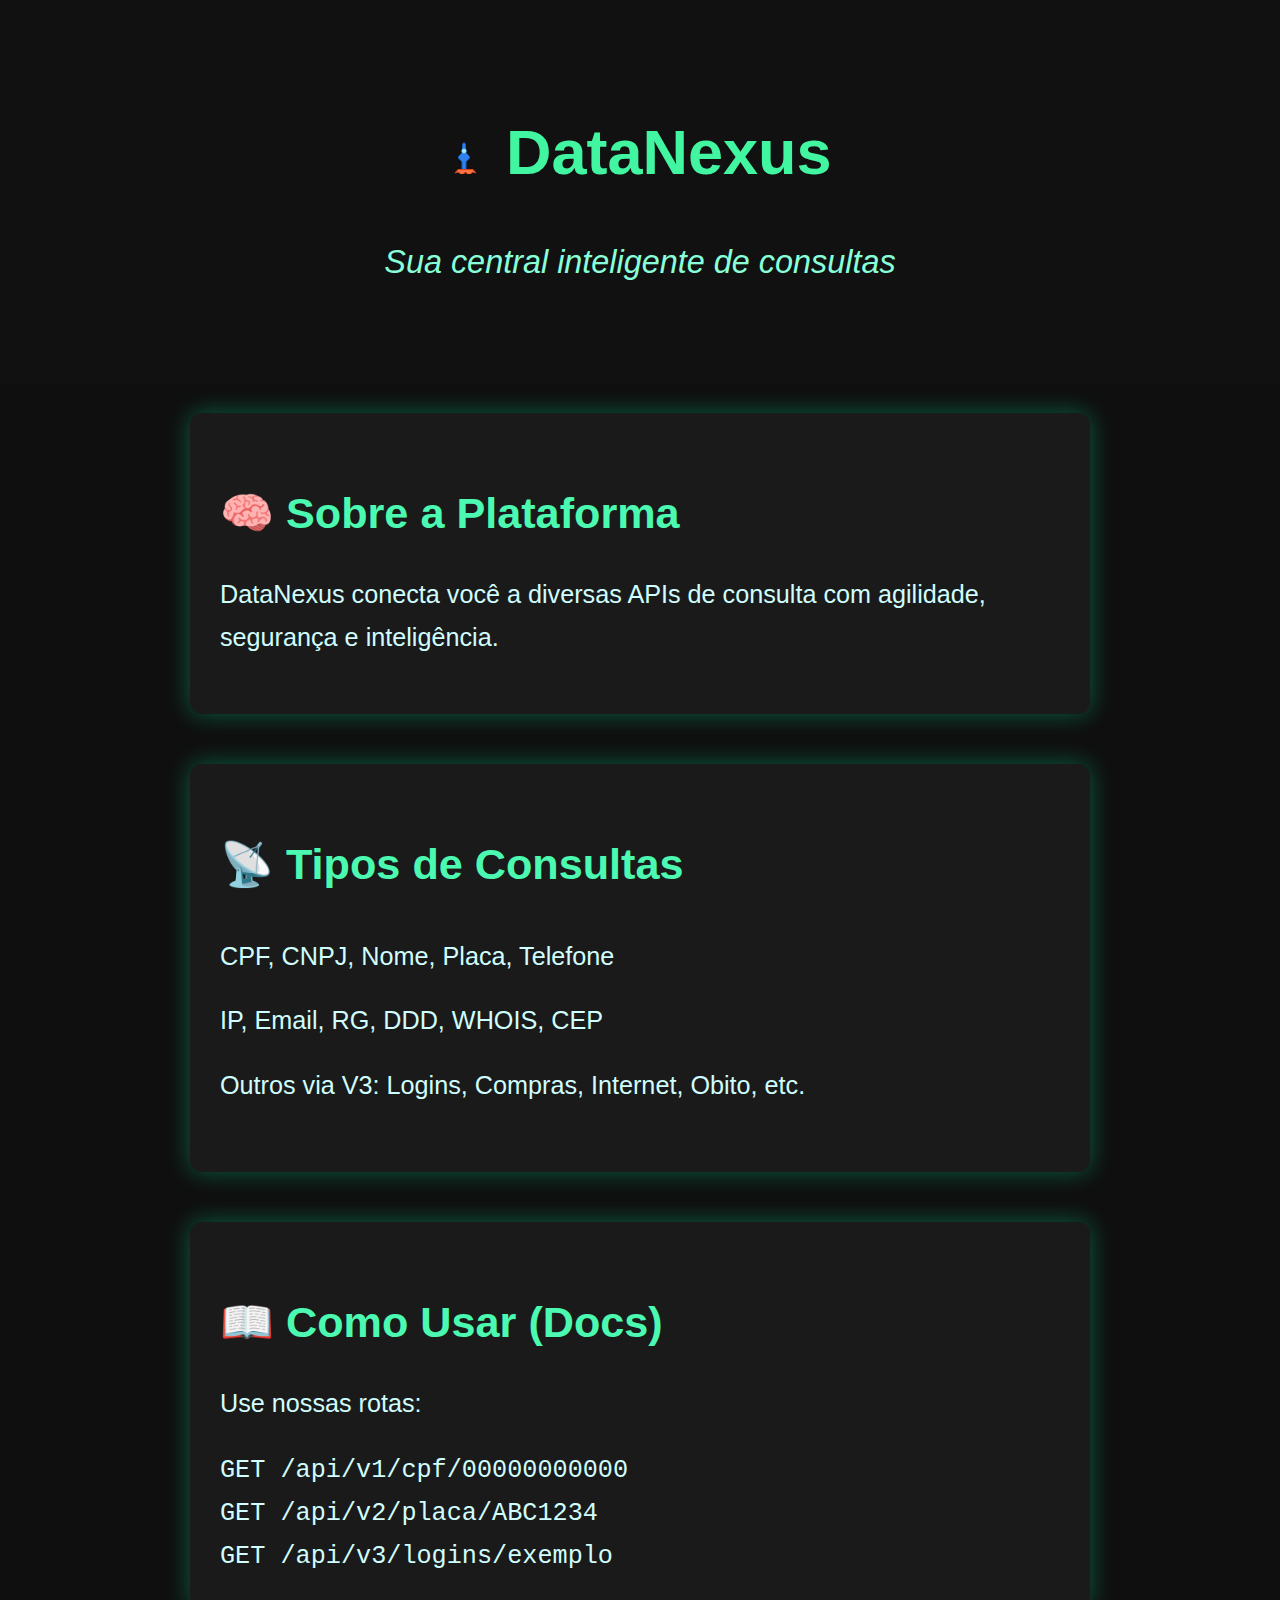
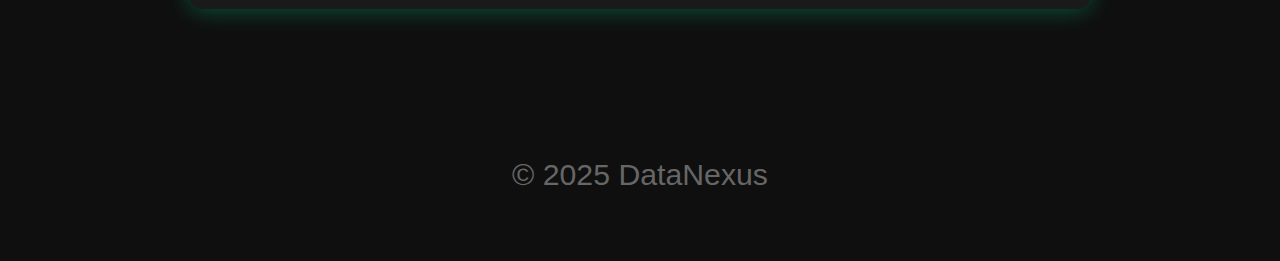
<file: templates/index.html>
<!DOCTYPE html>
<html lang="pt-br">
<head>
  <meta charset="UTF-8">

  <!-- Favicon do foguete -->
  <link rel="icon" href="/static/rocket.svg" type="image/svg+xml">

  <title>DataNexus – Sua central inteligente de consultas</title>

  <link rel="stylesheet" href="/static/style.css">
</head>
<body>
  <header>
    <!-- Ícone de foguete ao lado do nome -->
    <h1>
      <img src="/static/favicon.svg" alt="Logo Foguete" style="width: 32px; vertical-align: middle; margin-right: 8px;">
      DataNexus
    </h1>
    <p class="slogan">Sua central inteligente de consultas</p>
  </header>

  <main>
    <section class="sobre">
      <h2>🧠 Sobre a Plataforma</h2>
      <p>DataNexus conecta você a diversas APIs de consulta com agilidade, segurança e inteligência.</p>
    </section>

    <section class="consultas">
      <h2>📡 Tipos de Consultas</h2>
      <ul>
        <li>CPF, CNPJ, Nome, Placa, Telefone</li>
        <li>IP, Email, RG, DDD, WHOIS, CEP</li>
        <li>Outros via V3: Logins, Compras, Internet, Obito, etc.</li>
      </ul>
    </section>

    <section class="docs">
      <h2>📖 Como Usar (Docs)</h2>
      <p>Use nossas rotas:</p>
      <code>GET /api/v1/cpf/00000000000</code><br>
      <code>GET /api/v2/placa/ABC1234</code><br>
      <code>GET /api/v3/logins/exemplo</code>
    </section>
  </main>

  <footer>
    <p>&copy; 2025 DataNexus</p>
  </footer>
</body>
</html>
</file>
<file: static/style.css>
body {
  background: #0f0f0f;
  color: #d0fdfd;
  font-family: 'Poppins', sans-serif;
  margin: 0;
  padding: 0;
  font-size: 18px; /* base maior para texto geral */
  line-height: 1.6;
}

header {
  text-align: center;
  padding: 60px 20px; /* mais espaçamento no topo */
  background: #111;
}

.logo {
  width: 20000px; /* logo maior */
  margin-bottom: 400px;
}

h1 {
  font-size: 3.5em; /* título maior */
  color: #42f5a1;
  margin-bottom: 12px;
}

.slogan {
  font-style: italic;
  font-size: 1.8em; /* slogan maior */
  color: #88ffd9;
}

main {
  padding: 30px 40px;
  max-width: 900px; /* para leitura melhor em telas largas */
  margin: 0 auto;
}

section {
  margin-bottom: 50px;
  background: #1a1a1a;
  padding: 30px 30px;
  border-radius: 12px;
  box-shadow: 0 0 25px #00ffaa55;
}

h2 {
  font-size: 2.4em; /* títulos das seções maiores */
  margin-bottom: 20px;
  color: #4bf9b1;
}

ul {
  list-style: none;
  padding-left: 0;
  font-size: 1.4em; /* texto da lista maior */
}

ul li {
  padding: 12px 0;
}

.redes-lista li a {
  color: #00ffe1;
  text-decoration: none;
  font-size: 1.5em; /* links maiores */
  transition: color 0.3s ease;
}

.redes-lista li a:hover {
  color: #42f5a1;
}

p, code {
  font-size: 1.4em; /* parágrafos e código maior */
  line-height: 1.7;
}

footer {
  text-align: center;
  padding: 30px;
  color: #666;
  font-size: 1.2em;
}
</file>
